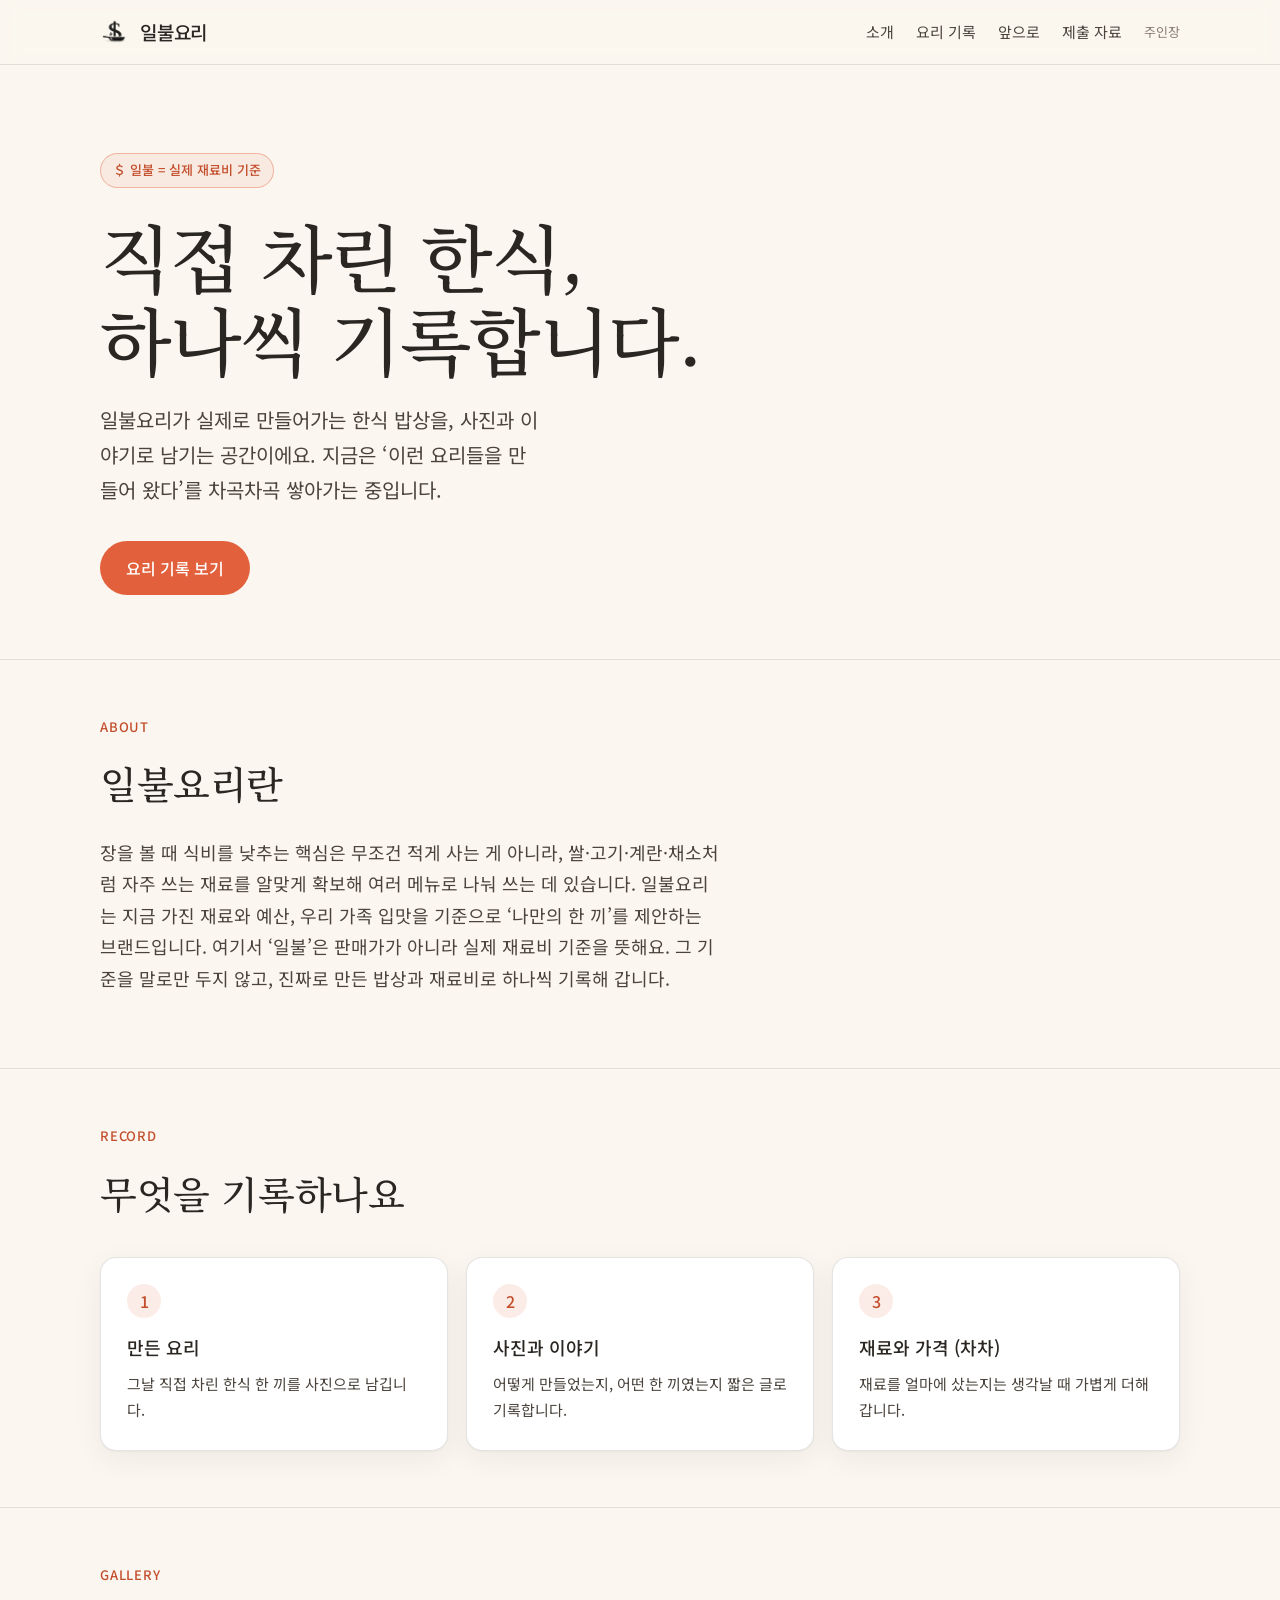
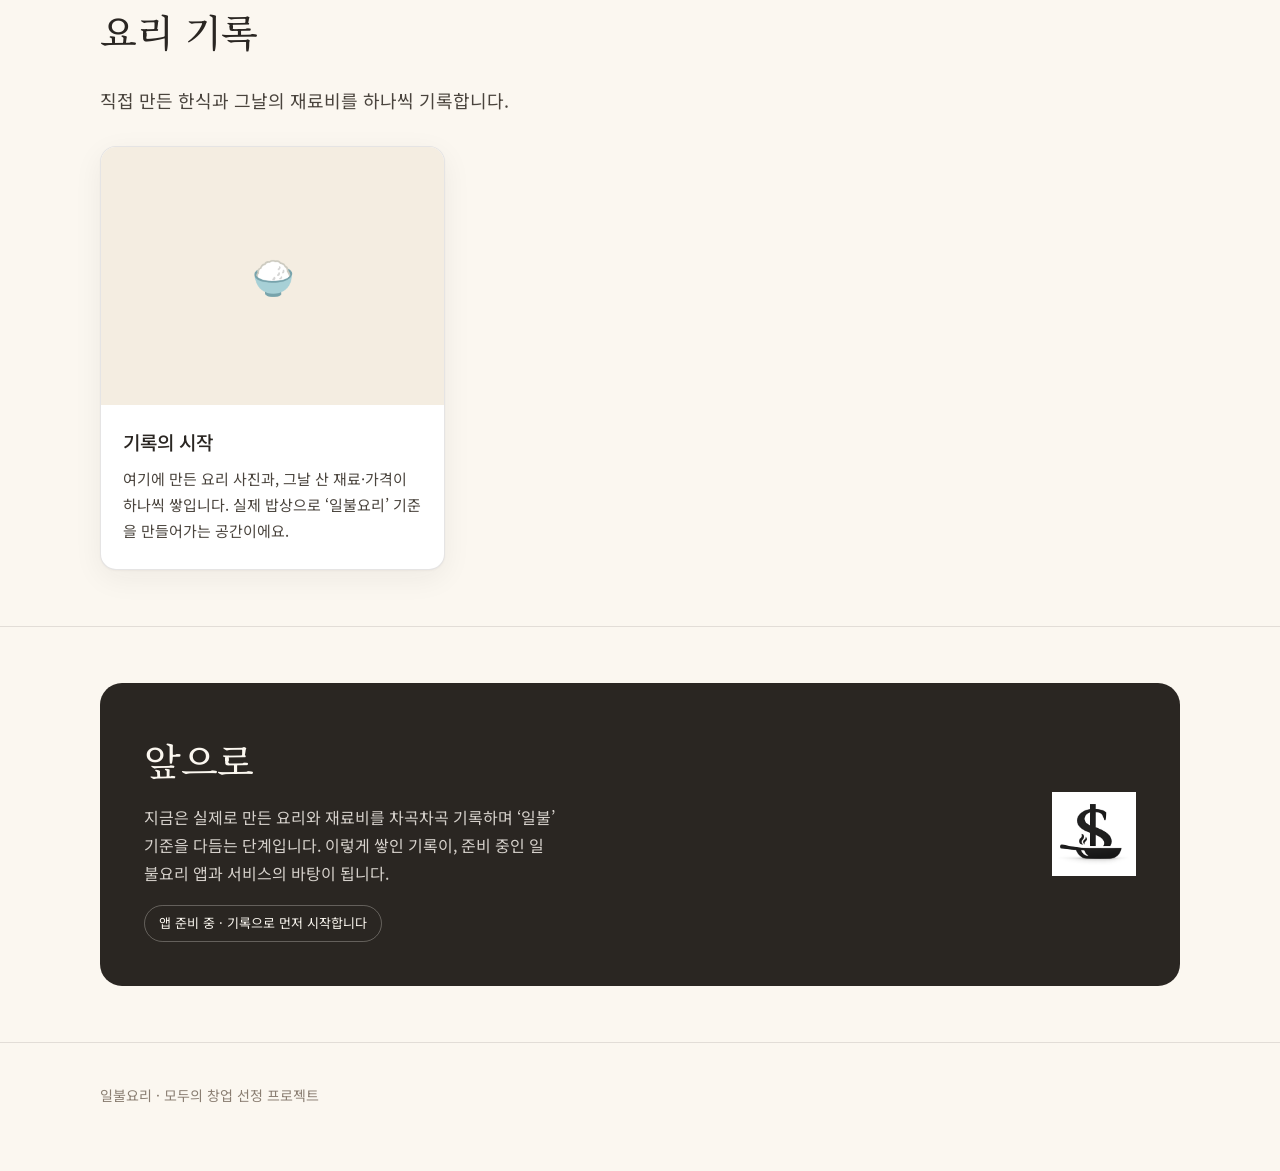
<file: index.html>
<!doctype html>
<html lang="ko">
  <head>
    <meta charset="utf-8" />
    <meta name="viewport" content="width=device-width, initial-scale=1" />
    <title>일불요리 · 재료와 예산으로 완성하는 우리 집 한 끼</title>
    <meta name="description" content="고물가 시대, 가진 재료와 예산을 기준으로 맛있는 한식 한 끼를 제안하는 생활형 레시피 브랜드 일불요리." />
    <meta property="og:title" content="일불요리" />
    <meta property="og:description" content="재료와 예산으로 완성하는 우리 집 한 끼." />
    <meta property="og:type" content="website" />
    <link rel="icon" href="assets/logo.png" />
    <link rel="preconnect" href="https://fonts.googleapis.com" />
    <link rel="preconnect" href="https://fonts.gstatic.com" crossorigin />
    <link
      href="https://fonts.googleapis.com/css2?family=Noto+Sans+KR:wght@400;500&family=Noto+Serif+KR:wght@500&display=swap"
      rel="stylesheet"
    />
    <link rel="stylesheet" href="styles.css" />
  </head>
  <body>
    <nav class="nav">
      <div class="wrap">
        <a class="brand" href="/">
          <img src="assets/logo.png" alt="" />
          <span id="brand-name">일불요리</span>
        </a>
        <div class="nav-links">
          <a href="#about">소개</a>
          <a href="#gallery">요리 기록</a>
          <a href="#next">앞으로</a>
          <a href="submission.html">제출 자료</a>
          <a class="owner" href="admin.html">주인장</a>
        </div>
      </div>
    </nav>

    <main id="app">
      <p class="notice wrap" style="padding-top: 80px">불러오는 중…</p>
    </main>

    <script src="config.js"></script>
    <script src="app.js"></script>
  </body>
</html>
</file>
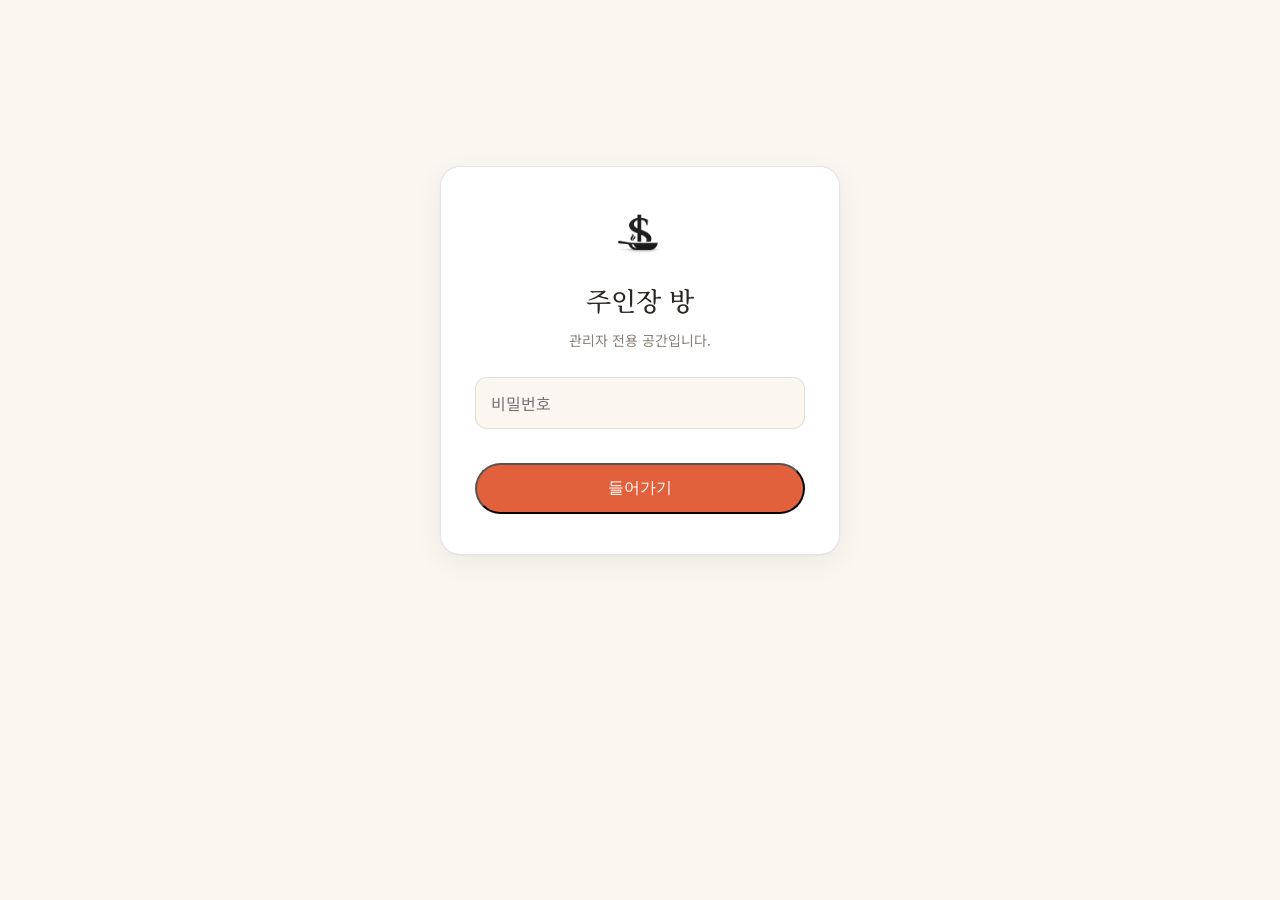
<file: admin.html>
<!doctype html>
<html lang="ko">
  <head>
    <meta charset="utf-8" />
    <meta name="viewport" content="width=device-width, initial-scale=1" />
    <title>일불요리 · 주인장 방</title>
    <meta name="robots" content="noindex" />
    <link rel="icon" href="assets/logo.png" />
    <link
      href="https://fonts.googleapis.com/css2?family=Noto+Sans+KR:wght@400;500&family=Noto+Serif+KR:wght@500&display=swap"
      rel="stylesheet"
    />
    <link rel="stylesheet" href="styles.css" />
    <style>
      body { background: var(--cream); }
      .admin-wrap { width: min(760px, calc(100% - 32px)); margin: 0 auto; }

      /* 로그인 */
      .login { min-height: 80vh; display: grid; place-items: center; }
      .login .card { background: var(--card); border: 1px solid var(--line); border-radius: 20px; padding: 40px 34px; box-shadow: var(--shadow); text-align: center; width: min(400px, 100%); }
      .login img { width: 54px; height: 54px; object-fit: contain; margin: 0 auto 16px; }
      .login h1 { font-family: var(--serif); font-weight: 500; font-size: 26px; margin: 0 0 6px; }
      .login p { color: var(--taupe); font-size: 14px; margin: 0 0 24px; }
      input[type="password"], .composer textarea {
        width: 100%; font-family: var(--sans); font-size: 16px; color: var(--ink);
        background: var(--cream); border: 1px solid var(--line); border-radius: 12px; padding: 13px 15px;
      }
      input:focus, textarea:focus { outline: none; border-color: var(--persimmon); }
      .err { color: var(--persimmon-deep); font-size: 13px; margin-top: 12px; min-height: 16px; }

      /* 채팅 */
      .admin-top { display: flex; align-items: center; justify-content: space-between; height: 60px; border-bottom: 1px solid var(--line); }
      .admin-top .brand { font-size: 17px; }
      .admin-top .right { display: flex; gap: 14px; align-items: center; }
      .admin-top a, .admin-top button.link { color: var(--taupe); font-size: 14px; text-decoration: none; background: none; border: none; cursor: pointer; font-family: var(--sans); }
      .admin-top a:hover { color: var(--persimmon); }

      .chat { padding: 20px 0 200px; }
      .msg { display: flex; gap: 10px; margin: 16px 0; }
      .msg .who { flex: none; width: 34px; height: 34px; border-radius: 999px; display: grid; place-items: center; font-size: 15px; }
      .msg.jarvis .who { background: var(--ink); color: var(--cream); }
      .msg.me { flex-direction: row-reverse; }
      .msg.me .who { background: color-mix(in srgb, var(--persimmon) 16%, transparent); color: var(--persimmon-deep); }
      .bubble { max-width: 78%; padding: 13px 16px; border-radius: 16px; font-size: 15.5px; line-height: 1.7; white-space: pre-wrap; }
      .msg.jarvis .bubble { background: var(--card); border: 1px solid var(--line); border-top-left-radius: 5px; }
      .msg.me .bubble { background: var(--persimmon); color: #fff; border-top-right-radius: 5px; }
      .msg .bubble img { border-radius: 10px; margin-top: 8px; max-width: 200px; }
      .typing { color: var(--taupe); font-size: 14px; }

      .chips { display: flex; flex-wrap: wrap; gap: 8px; margin: 8px 0 4px; }
      .chip { font-size: 13px; color: var(--ink-soft); background: var(--card); border: 1px solid var(--line); border-radius: 999px; padding: 7px 13px; cursor: pointer; }
      .chip:hover { border-color: var(--persimmon); color: var(--persimmon); }

      /* 입력창 */
      .composer { position: fixed; left: 0; right: 0; bottom: 0; background: color-mix(in srgb, var(--cream) 92%, transparent); backdrop-filter: blur(8px); border-top: 1px solid var(--line); padding: 12px 0 16px; }
      .composer .admin-wrap { display: flex; flex-direction: column; gap: 8px; }
      .attachments { display: flex; gap: 8px; flex-wrap: wrap; }
      .attachments .thumb { position: relative; width: 56px; height: 56px; border-radius: 10px; overflow: hidden; border: 1px solid var(--line); }
      .attachments .thumb img { width: 100%; height: 100%; object-fit: cover; }
      .attachments .thumb.loading { display: grid; place-items: center; color: var(--taupe); font-size: 11px; background: var(--cream-2); }
      .attachments .thumb button { position: absolute; top: 2px; right: 2px; width: 18px; height: 18px; border-radius: 999px; border: none; background: rgba(0,0,0,0.55); color: #fff; font-size: 11px; cursor: pointer; line-height: 1; }
      .composer .row { display: flex; gap: 10px; align-items: flex-end; }
      .composer textarea { resize: none; max-height: 140px; }
      .iconbtn { flex: none; width: 46px; height: 46px; border-radius: 12px; border: 1px solid var(--line); background: var(--card); cursor: pointer; font-size: 20px; }
      .iconbtn:hover { border-color: var(--persimmon); }
      .sendbtn { flex: none; height: 46px; padding: 0 20px; border-radius: 12px; border: none; background: var(--persimmon); color: #fff; font-weight: 500; font-size: 15px; cursor: pointer; }
      .sendbtn:disabled { opacity: 0.5; cursor: default; }
      .hint { text-align: center; color: var(--taupe); font-size: 12px; }
      .hidden { display: none !important; }
    </style>
  </head>
  <body>
    <!-- 로그인 화면 -->
    <div id="login" class="login">
      <div class="card">
        <img src="assets/logo.png" alt="일불요리" />
        <h1>주인장 방</h1>
        <p>관리자 전용 공간입니다.</p>
        <form id="login-form">
          <input id="password" type="password" placeholder="비밀번호" autocomplete="current-password" />
          <div class="err" id="login-err"></div>
          <button class="btn" type="submit" style="width: 100%; margin-top: 6px">들어가기</button>
        </form>
      </div>
    </div>

    <!-- 채팅 화면 -->
    <div id="app" class="hidden">
      <div class="admin-wrap">
        <div class="admin-top">
          <span class="brand">🍳 주인장 방</span>
          <div class="right">
            <a href="/" target="_blank">홈페이지 보기 ↗</a>
            <button class="link" id="logout">나가기</button>
          </div>
        </div>
      </div>

      <div class="admin-wrap chat" id="chat"></div>

      <div class="composer">
        <div class="admin-wrap">
          <div class="attachments" id="attachments"></div>
          <div class="row">
            <button class="iconbtn" id="photo-btn" title="사진 첨부">📷</button>
            <input type="file" id="file-input" accept="image/*" multiple class="hidden" />
            <textarea id="input" rows="1" placeholder="비서에게 편하게 말하세요. 예) 이 사진으로 오늘 만든 김치찌개 올려줘"></textarea>
            <button class="sendbtn" id="send">보내기</button>
          </div>
          <p class="hint">비서가 홈페이지 글·사진을 대신 고쳐 드려요. 바뀐 건 “홈페이지 보기”에서 확인하세요. (반영까지 최대 1분)</p>
        </div>
      </div>
    </div>

    <script src="config.js"></script>
    <script src="admin.js"></script>
  </body>
</html>
</file>
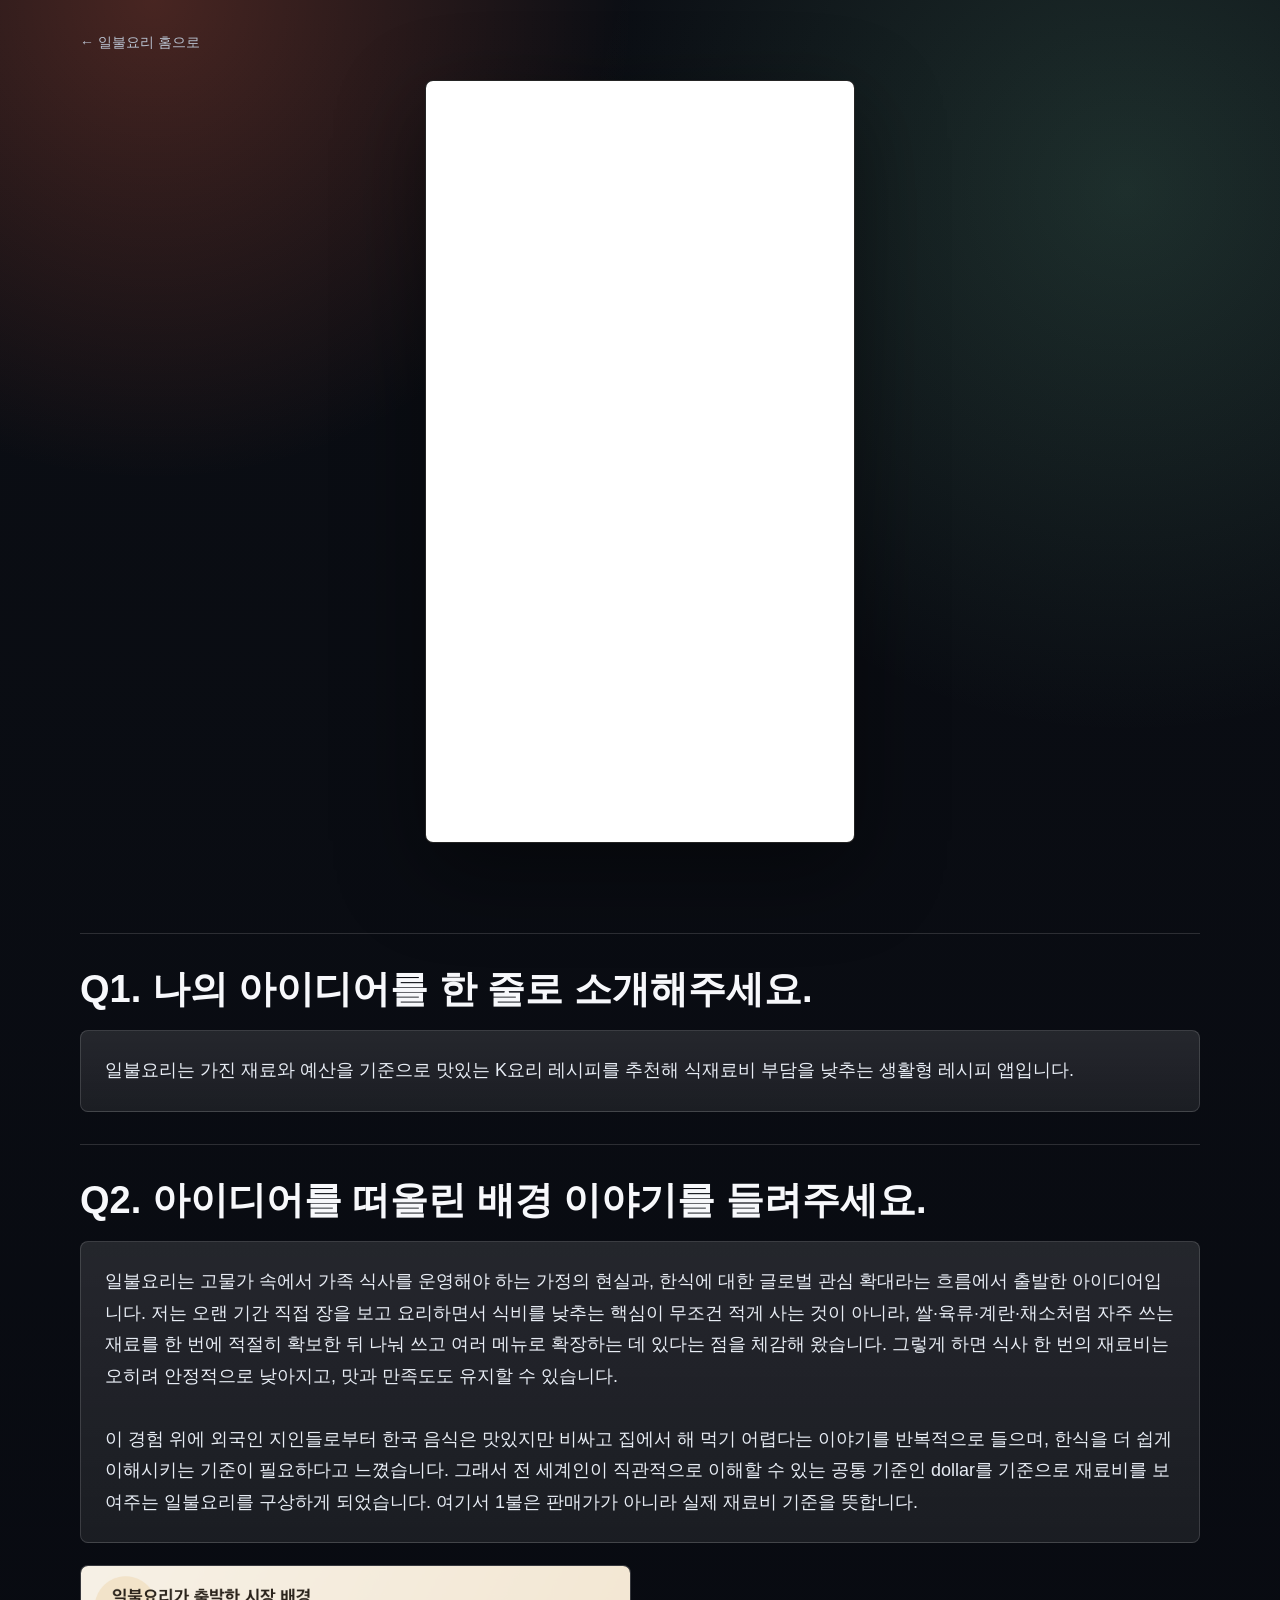
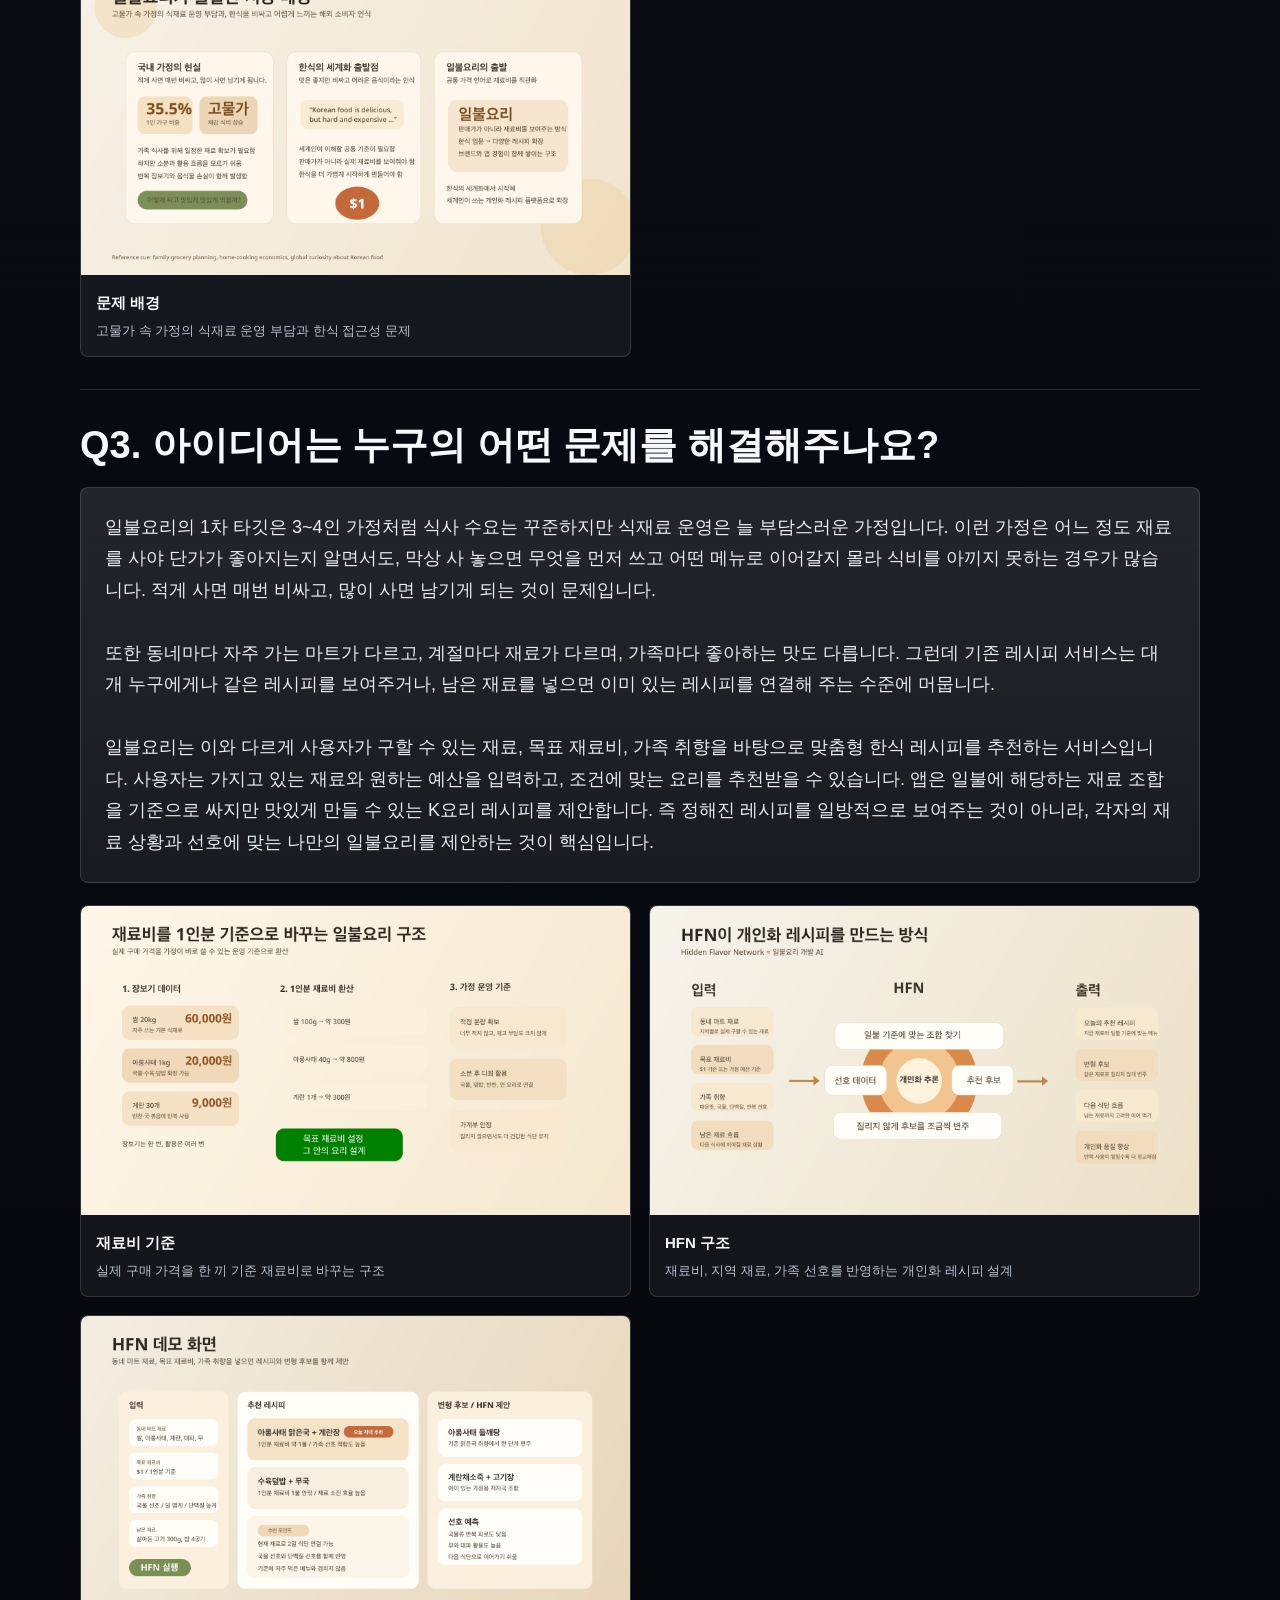
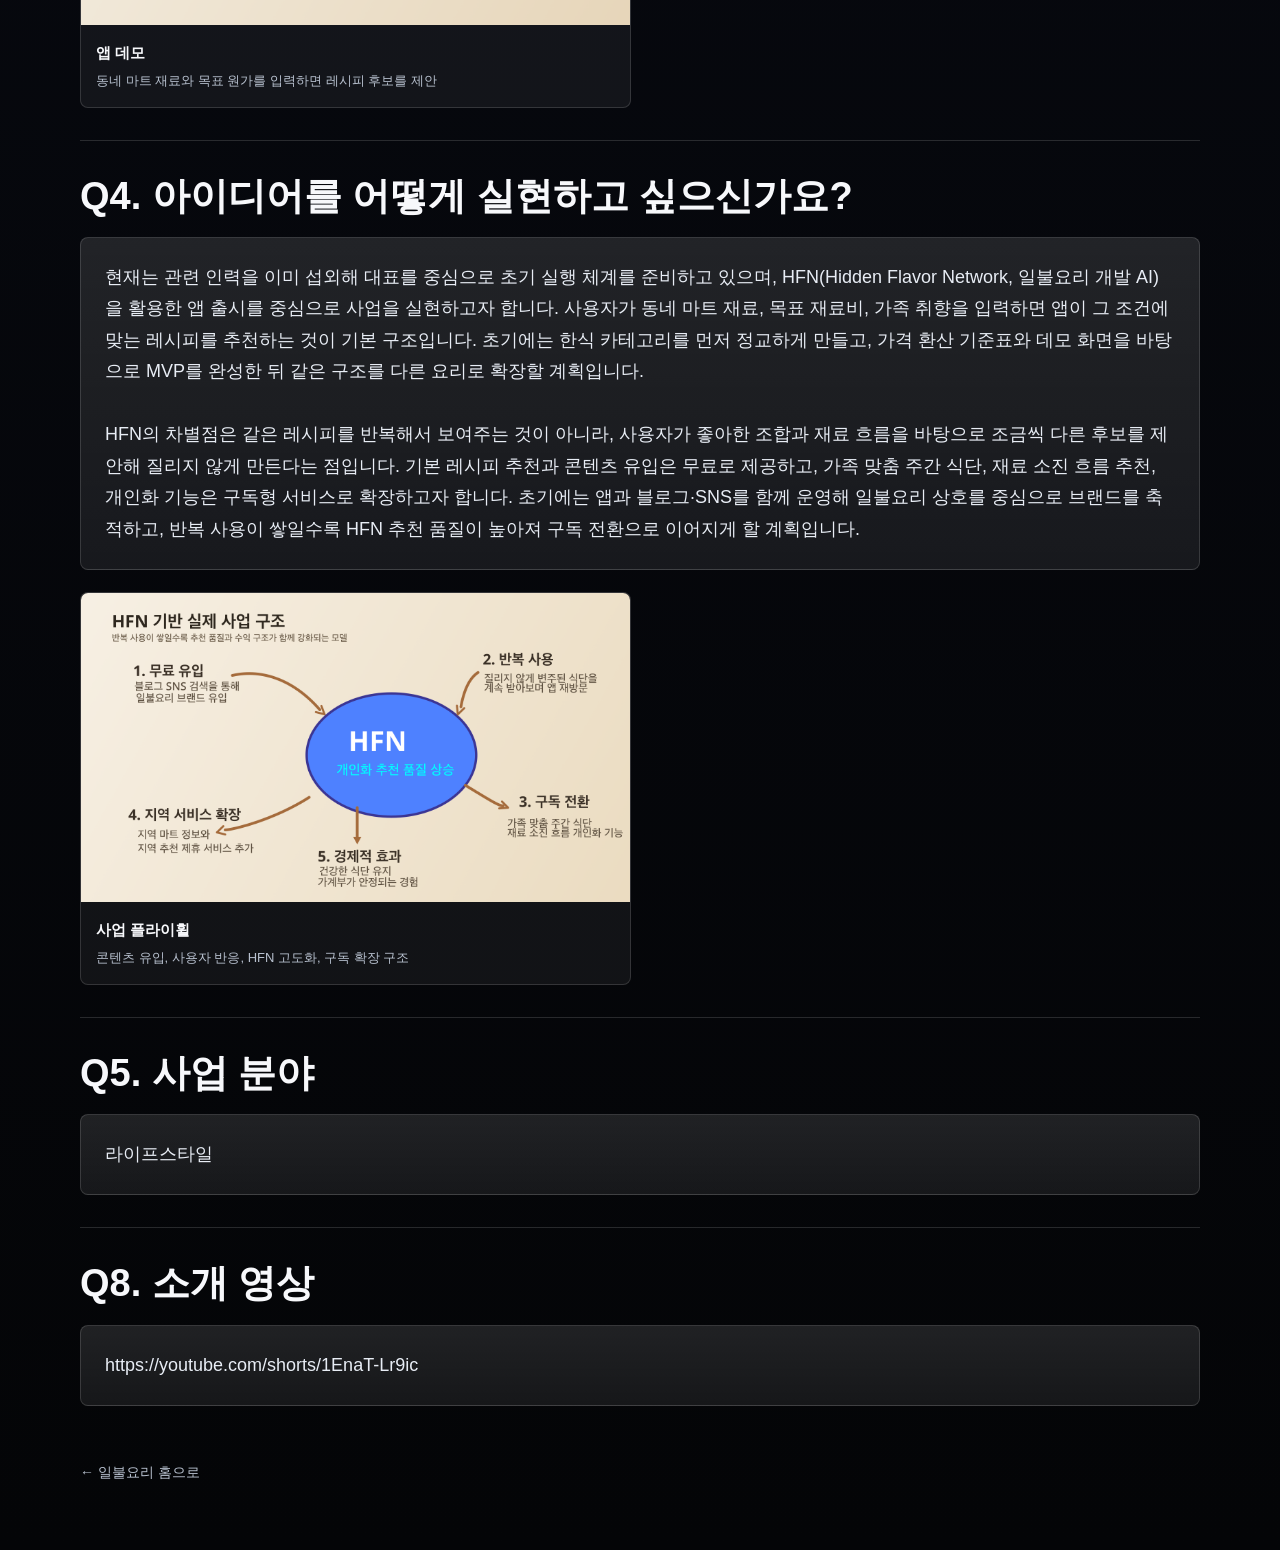
<file: submission.html>
<!doctype html>
<html lang="ko">
<head>
  <meta charset="utf-8" />
  <meta name="viewport" content="width=device-width, initial-scale=1" />
  <title>일불요리 | 모두의 창업 제출 자료</title>
  <meta name="description" content="고물가 시대에 가진 재료와 예산을 기준으로 맛있는 K요리 한 끼를 제안합니다." />
  <style>
* { box-sizing: border-box; }
:root {
  color-scheme: dark;
  --bg: #05070B;
  --surface: rgba(255, 255, 255, 0.075);
  --surface-strong: rgba(255, 255, 255, 0.115);
  --line: rgba(255, 255, 255, 0.14);
  --text: #F7F8FB;
  --muted: #B8C1CF;
  --accent: #FF6B4A;
  --accent2: #74C69D;
}
body {
  margin: 0;
  font-family: -apple-system, BlinkMacSystemFont, "Apple SD Gothic Neo", "Noto Sans KR", "Segoe UI", sans-serif;
  background:
    radial-gradient(circle at 12% 0%, color-mix(in srgb, var(--accent) 25%, transparent), transparent 30rem),
    radial-gradient(circle at 88% 4%, color-mix(in srgb, var(--accent2) 18%, transparent), transparent 34rem),
    linear-gradient(180deg, #0B0E14 0%, #070910 54%, #040507 100%);
  color: var(--text);
  line-height: 1.75;
}
.page { width: min(1120px, calc(100% - 34px)); margin: 0 auto; }
.back { display: inline-block; margin-top: 22px; color: var(--muted); text-decoration: none; font-size: 14px; }
.back:hover { color: var(--accent); }
header { padding: 8px 0 56px; }
.video-wrap {
  width: min(430px, 100%);
  margin: 24px auto 34px;
  border-radius: 8px;
  border: 1px solid var(--line);
  overflow: hidden;
  background: #000;
  box-shadow: 0 28px 88px rgba(0, 0, 0, 0.42);
}
.video { position: relative; width: 100%; aspect-ratio: 9 / 16; }
.video iframe { position: absolute; inset: 0; width: 100%; height: 100%; border: 0; }
main { padding-bottom: 64px; }
.qa { display: grid; gap: 18px; padding: 32px 0; border-top: 1px solid var(--line); }
.question { margin: 0; font-size: clamp(24px, 4vw, 38px); line-height: 1.22; }
.answer {
  white-space: pre-line; margin: 0; padding: 24px;
  border: 1px solid var(--line); border-radius: 8px;
  background: linear-gradient(180deg, var(--surface-strong), var(--surface));
  color: #E8EDF5; font-size: 18px;
}
.section-images { margin-top: 4px; }
.image-grid { display: grid; grid-template-columns: repeat(2, minmax(0, 1fr)); gap: 18px; }
figure { margin: 0; border: 1px solid var(--line); border-radius: 8px; overflow: hidden; background: rgba(255, 255, 255, 0.055); }
figure img { display: block; width: 100%; aspect-ratio: 16 / 9; object-fit: contain; background: #111; }
figcaption { padding: 15px; }
figcaption strong { display: block; margin-bottom: 5px; font-size: 15px; }
figcaption span { display: block; color: var(--muted); font-size: 13px; line-height: 1.55; }
@media (max-width: 900px) { .image-grid { grid-template-columns: 1fr; } .answer { font-size: 17px; padding: 19px; } }
  </style>
</head>
<body>
  <div class="page">
    <header>
      <a class="back" href="/">← 일불요리 홈으로</a>
      <div class="video-wrap portrait">
        <div class="video">
          <iframe src="https://www.youtube.com/embed/1EnaT-Lr9ic" title="일불요리 YouTube video" allow="accelerometer; autoplay; clipboard-write; encrypted-media; gyroscope; picture-in-picture; web-share" allowfullscreen></iframe>
        </div>
      </div>
    </header>
    <main>
      <section class="qa">
        <h2 class="question">Q1. 나의 아이디어를 한 줄로 소개해주세요.</h2>
        <p class="answer">일불요리는 가진 재료와 예산을 기준으로 맛있는 K요리 레시피를 추천해 식재료비 부담을 낮추는 생활형 레시피 앱입니다.</p>
      </section>

      <section class="qa">
        <h2 class="question">Q2. 아이디어를 떠올린 배경 이야기를 들려주세요.</h2>
        <p class="answer">일불요리는 고물가 속에서 가족 식사를 운영해야 하는 가정의 현실과, 한식에 대한 글로벌 관심 확대라는 흐름에서 출발한 아이디어입니다. 저는 오랜 기간 직접 장을 보고 요리하면서 식비를 낮추는 핵심이 무조건 적게 사는 것이 아니라, 쌀·육류·계란·채소처럼 자주 쓰는 재료를 한 번에 적절히 확보한 뒤 나눠 쓰고 여러 메뉴로 확장하는 데 있다는 점을 체감해 왔습니다. 그렇게 하면 식사 한 번의 재료비는 오히려 안정적으로 낮아지고, 맛과 만족도도 유지할 수 있습니다.

이 경험 위에 외국인 지인들로부터 한국 음식은 맛있지만 비싸고 집에서 해 먹기 어렵다는 이야기를 반복적으로 들으며, 한식을 더 쉽게 이해시키는 기준이 필요하다고 느꼈습니다. 그래서 전 세계인이 직관적으로 이해할 수 있는 공통 기준인 dollar를 기준으로 재료비를 보여주는 일불요리를 구상하게 되었습니다. 여기서 1불은 판매가가 아니라 실제 재료비 기준을 뜻합니다.</p>
        <div class="image-grid section-images">
          <figure>
            <img src="assets/image-01.png" alt="문제 배경" loading="lazy" />
            <figcaption><strong>문제 배경</strong><span>고물가 속 가정의 식재료 운영 부담과 한식 접근성 문제</span></figcaption>
          </figure>
        </div>
      </section>

      <section class="qa">
        <h2 class="question">Q3. 아이디어는 누구의 어떤 문제를 해결해주나요?</h2>
        <p class="answer">일불요리의 1차 타깃은 3~4인 가정처럼 식사 수요는 꾸준하지만 식재료 운영은 늘 부담스러운 가정입니다. 이런 가정은 어느 정도 재료를 사야 단가가 좋아지는지 알면서도, 막상 사 놓으면 무엇을 먼저 쓰고 어떤 메뉴로 이어갈지 몰라 식비를 아끼지 못하는 경우가 많습니다. 적게 사면 매번 비싸고, 많이 사면 남기게 되는 것이 문제입니다.

또한 동네마다 자주 가는 마트가 다르고, 계절마다 재료가 다르며, 가족마다 좋아하는 맛도 다릅니다. 그런데 기존 레시피 서비스는 대개 누구에게나 같은 레시피를 보여주거나, 남은 재료를 넣으면 이미 있는 레시피를 연결해 주는 수준에 머뭅니다.

일불요리는 이와 다르게 사용자가 구할 수 있는 재료, 목표 재료비, 가족 취향을 바탕으로 맞춤형 한식 레시피를 추천하는 서비스입니다. 사용자는 가지고 있는 재료와 원하는 예산을 입력하고, 조건에 맞는 요리를 추천받을 수 있습니다. 앱은 일불에 해당하는 재료 조합을 기준으로 싸지만 맛있게 만들 수 있는 K요리 레시피를 제안합니다. 즉 정해진 레시피를 일방적으로 보여주는 것이 아니라, 각자의 재료 상황과 선호에 맞는 나만의 일불요리를 제안하는 것이 핵심입니다.</p>
        <div class="image-grid section-images">
          <figure>
            <img src="assets/image-02.png" alt="재료비 기준" loading="lazy" />
            <figcaption><strong>재료비 기준</strong><span>실제 구매 가격을 한 끼 기준 재료비로 바꾸는 구조</span></figcaption>
          </figure>
          <figure>
            <img src="assets/image-03.png" alt="HFN 구조" loading="lazy" />
            <figcaption><strong>HFN 구조</strong><span>재료비, 지역 재료, 가족 선호를 반영하는 개인화 레시피 설계</span></figcaption>
          </figure>
          <figure>
            <img src="assets/image-04.png" alt="앱 데모" loading="lazy" />
            <figcaption><strong>앱 데모</strong><span>동네 마트 재료와 목표 원가를 입력하면 레시피 후보를 제안</span></figcaption>
          </figure>
        </div>
      </section>

      <section class="qa">
        <h2 class="question">Q4. 아이디어를 어떻게 실현하고 싶으신가요?</h2>
        <p class="answer">현재는 관련 인력을 이미 섭외해 대표를 중심으로 초기 실행 체계를 준비하고 있으며, HFN(Hidden Flavor Network, 일불요리 개발 AI)을 활용한 앱 출시를 중심으로 사업을 실현하고자 합니다. 사용자가 동네 마트 재료, 목표 재료비, 가족 취향을 입력하면 앱이 그 조건에 맞는 레시피를 추천하는 것이 기본 구조입니다. 초기에는 한식 카테고리를 먼저 정교하게 만들고, 가격 환산 기준표와 데모 화면을 바탕으로 MVP를 완성한 뒤 같은 구조를 다른 요리로 확장할 계획입니다.

HFN의 차별점은 같은 레시피를 반복해서 보여주는 것이 아니라, 사용자가 좋아한 조합과 재료 흐름을 바탕으로 조금씩 다른 후보를 제안해 질리지 않게 만든다는 점입니다. 기본 레시피 추천과 콘텐츠 유입은 무료로 제공하고, 가족 맞춤 주간 식단, 재료 소진 흐름 추천, 개인화 기능은 구독형 서비스로 확장하고자 합니다. 초기에는 앱과 블로그·SNS를 함께 운영해 일불요리 상호를 중심으로 브랜드를 축적하고, 반복 사용이 쌓일수록 HFN 추천 품질이 높아져 구독 전환으로 이어지게 할 계획입니다.</p>
        <div class="image-grid section-images">
          <figure>
            <img src="assets/image-05.png" alt="사업 플라이휠" loading="lazy" />
            <figcaption><strong>사업 플라이휠</strong><span>콘텐츠 유입, 사용자 반응, HFN 고도화, 구독 확장 구조</span></figcaption>
          </figure>
        </div>
      </section>

      <section class="qa">
        <h2 class="question">Q5. 사업 분야</h2>
        <p class="answer">라이프스타일</p>
      </section>

      <section class="qa">
        <h2 class="question">Q8. 소개 영상</h2>
        <p class="answer">https://youtube.com/shorts/1EnaT-Lr9ic</p>
      </section>

      <a class="back" href="/">← 일불요리 홈으로</a>
    </main>
  </div>
</body>
</html>
</file>
<file: styles.css>
/* 일불요리 — 따뜻한 미니멀. 여백이 주인공. (디자인 시스템 v1) */
:root {
  --cream: #fbf7f0;
  --cream-2: #f4ede1;
  --ink: #2a2622;
  --ink-soft: #4a443d;
  --taupe: #8a7e72;
  --persimmon: #e2613c;
  --persimmon-deep: #c34e2c;
  --line: rgba(42, 38, 34, 0.12);
  --card: #ffffff;
  --shadow: 0 1px 2px rgba(42, 38, 34, 0.04), 0 8px 30px rgba(42, 38, 34, 0.06);
  --radius: 16px;
  --maxw: 1080px;
  --serif: "Noto Serif KR", "Apple SD Gothic Neo", serif;
  --sans: -apple-system, BlinkMacSystemFont, "Apple SD Gothic Neo", "Noto Sans KR", "Segoe UI", sans-serif;
}

* { box-sizing: border-box; }
html { scroll-behavior: smooth; }
body {
  margin: 0;
  font-family: var(--sans);
  font-weight: 400;
  color: var(--ink);
  background: var(--cream);
  line-height: 1.75;
  -webkit-font-smoothing: antialiased;
}
img { max-width: 100%; display: block; }
a { color: inherit; }
.wrap { width: min(var(--maxw), calc(100% - 40px)); margin: 0 auto; }

/* ── 상단 바 ── */
.nav {
  position: sticky; top: 0; z-index: 20;
  background: color-mix(in srgb, var(--cream) 88%, transparent);
  backdrop-filter: saturate(1.2) blur(10px);
  border-bottom: 1px solid var(--line);
}
.nav .wrap { display: flex; align-items: center; justify-content: space-between; height: 64px; }
.brand { display: flex; align-items: center; gap: 10px; font-weight: 500; font-size: 19px; letter-spacing: -0.01em; text-decoration: none; }
.brand img { width: 30px; height: 30px; object-fit: contain; }
.nav-links { display: flex; gap: 22px; align-items: center; }
.nav-links a { text-decoration: none; color: var(--ink-soft); font-size: 15px; }
.nav-links a:hover { color: var(--persimmon); }
.nav-links a.owner { color: var(--taupe); font-size: 13px; }

/* ── 히어로 ── */
.hero { padding: 88px 0 64px; }
.hero .coin {
  display: inline-flex; align-items: center; gap: 8px;
  font-size: 13px; color: var(--persimmon-deep); font-weight: 500;
  border: 1px solid color-mix(in srgb, var(--persimmon) 40%, transparent);
  background: color-mix(in srgb, var(--persimmon) 8%, transparent);
  padding: 5px 12px; border-radius: 999px; margin-bottom: 26px;
}
.hero h1 {
  font-family: var(--serif); font-weight: 500;
  font-size: clamp(38px, 7vw, 74px); line-height: 1.12; letter-spacing: -0.02em;
  margin: 0 0 22px; white-space: pre-line;
}
.hero p { font-size: clamp(17px, 2.2vw, 20px); color: var(--ink-soft); max-width: 40ch; margin: 0 0 34px; }
.btn {
  display: inline-block; text-decoration: none; font-weight: 500; font-size: 16px;
  background: var(--persimmon); color: #fff; padding: 13px 26px; border-radius: 999px;
  transition: background 0.15s ease, transform 0.15s ease;
}
.btn:hover { background: var(--persimmon-deep); transform: translateY(-1px); }
.btn.ghost { background: transparent; color: var(--ink); border: 1px solid var(--line); }
.btn.ghost:hover { border-color: var(--persimmon); color: var(--persimmon); }

/* ── 섹션 공통 ── */
section { padding: 56px 0; border-top: 1px solid var(--line); }
.eyebrow { color: var(--persimmon-deep); font-size: 13px; font-weight: 500; letter-spacing: 0.06em; text-transform: uppercase; margin: 0 0 12px; }
h2 { font-family: var(--serif); font-weight: 500; font-size: clamp(26px, 4vw, 38px); letter-spacing: -0.01em; margin: 0 0 20px; }
.lead { font-size: 18px; color: var(--ink-soft); max-width: 62ch; }

/* ── 3단계 ── */
.steps { display: grid; grid-template-columns: repeat(3, 1fr); gap: 18px; margin-top: 30px; }
.step { background: var(--card); border: 1px solid var(--line); border-radius: var(--radius); padding: 26px; box-shadow: var(--shadow); }
.step .n { display: inline-grid; place-items: center; width: 34px; height: 34px; border-radius: 999px; background: color-mix(in srgb, var(--persimmon) 12%, transparent); color: var(--persimmon-deep); font-weight: 500; margin-bottom: 14px; }
.step h3 { margin: 0 0 8px; font-size: 18px; font-weight: 500; }
.step p { margin: 0; color: var(--ink-soft); font-size: 15px; }

/* ── 갤러리 ── */
.gallery-grid { display: grid; grid-template-columns: repeat(auto-fill, minmax(280px, 1fr)); gap: 22px; margin-top: 30px; }
.post { background: var(--card); border: 1px solid var(--line); border-radius: var(--radius); overflow: hidden; box-shadow: var(--shadow); }
.post .photo { aspect-ratio: 4 / 3; background: var(--cream-2); overflow: hidden; }
.post .photo img { width: 100%; height: 100%; object-fit: cover; }
.post .photo.empty { display: grid; place-items: center; color: var(--taupe); font-size: 34px; }
.post .body { padding: 20px 22px 24px; }
.post .body h3 { margin: 0 0 8px; font-size: 19px; font-weight: 500; }
.post .body p { margin: 0; color: var(--ink-soft); font-size: 15px; white-space: pre-line; }
.post .cost {
  display: inline-block; margin: 0 0 10px; font-size: 13px; font-weight: 500;
  color: var(--persimmon-deep); background: color-mix(in srgb, var(--persimmon) 9%, transparent);
  border: 1px solid color-mix(in srgb, var(--persimmon) 30%, transparent);
  padding: 4px 11px; border-radius: 999px;
}
.post .recipe, .post .ings { margin-top: 14px; padding-top: 12px; border-top: 1px solid var(--line); }
.post .recipe h4, .post .ings h4 { margin: 0 0 8px; font-size: 12px; font-weight: 500; color: var(--persimmon-deep); letter-spacing: 0.04em; text-transform: uppercase; }
.post .recipe ol { margin: 0; padding-left: 20px; }
.post .recipe li { font-size: 14px; color: var(--ink-soft); line-height: 1.65; padding: 2px 0; }
.post .ings ul { list-style: none; margin: 0; padding: 0; }
.post .ings li { display: flex; justify-content: space-between; gap: 12px; font-size: 13.5px; color: var(--ink-soft); padding: 3px 0; }
.post .ings .price { color: var(--taupe); white-space: nowrap; }
.post .date { display: block; margin-top: 12px; color: var(--taupe); font-size: 13px; }

/* ── 앱 배너 ── */
.appband { background: var(--ink); color: var(--cream); border-radius: 22px; padding: 44px; display: flex; align-items: center; justify-content: space-between; gap: 30px; flex-wrap: wrap; }
.appband h2 { color: var(--cream); margin: 0 0 10px; }
.appband p { color: color-mix(in srgb, var(--cream) 82%, transparent); margin: 0; max-width: 46ch; }
.appband .status { display: inline-block; margin-top: 18px; font-size: 13px; color: var(--cream); border: 1px solid rgba(251, 247, 240, 0.28); padding: 6px 14px; border-radius: 999px; }
.appband img { width: 84px; height: 84px; object-fit: contain; filter: none; }

/* ── 푸터 ── */
footer { border-top: 1px solid var(--line); padding: 40px 0 64px; color: var(--taupe); font-size: 14px; }
footer .wrap { display: flex; justify-content: space-between; gap: 16px; flex-wrap: wrap; }
footer a { color: var(--taupe); }

/* ── 반응형 ── */
@media (max-width: 860px) {
  .steps { grid-template-columns: 1fr; }
  .hero { padding: 56px 0 40px; }
  .appband { padding: 30px; }
  .nav-links a:not(.owner) { display: none; }
}

/* ── 상태 배너(로딩/오프라인) ── */
.notice { text-align: center; color: var(--taupe); font-size: 14px; padding: 10px; }
</file>
